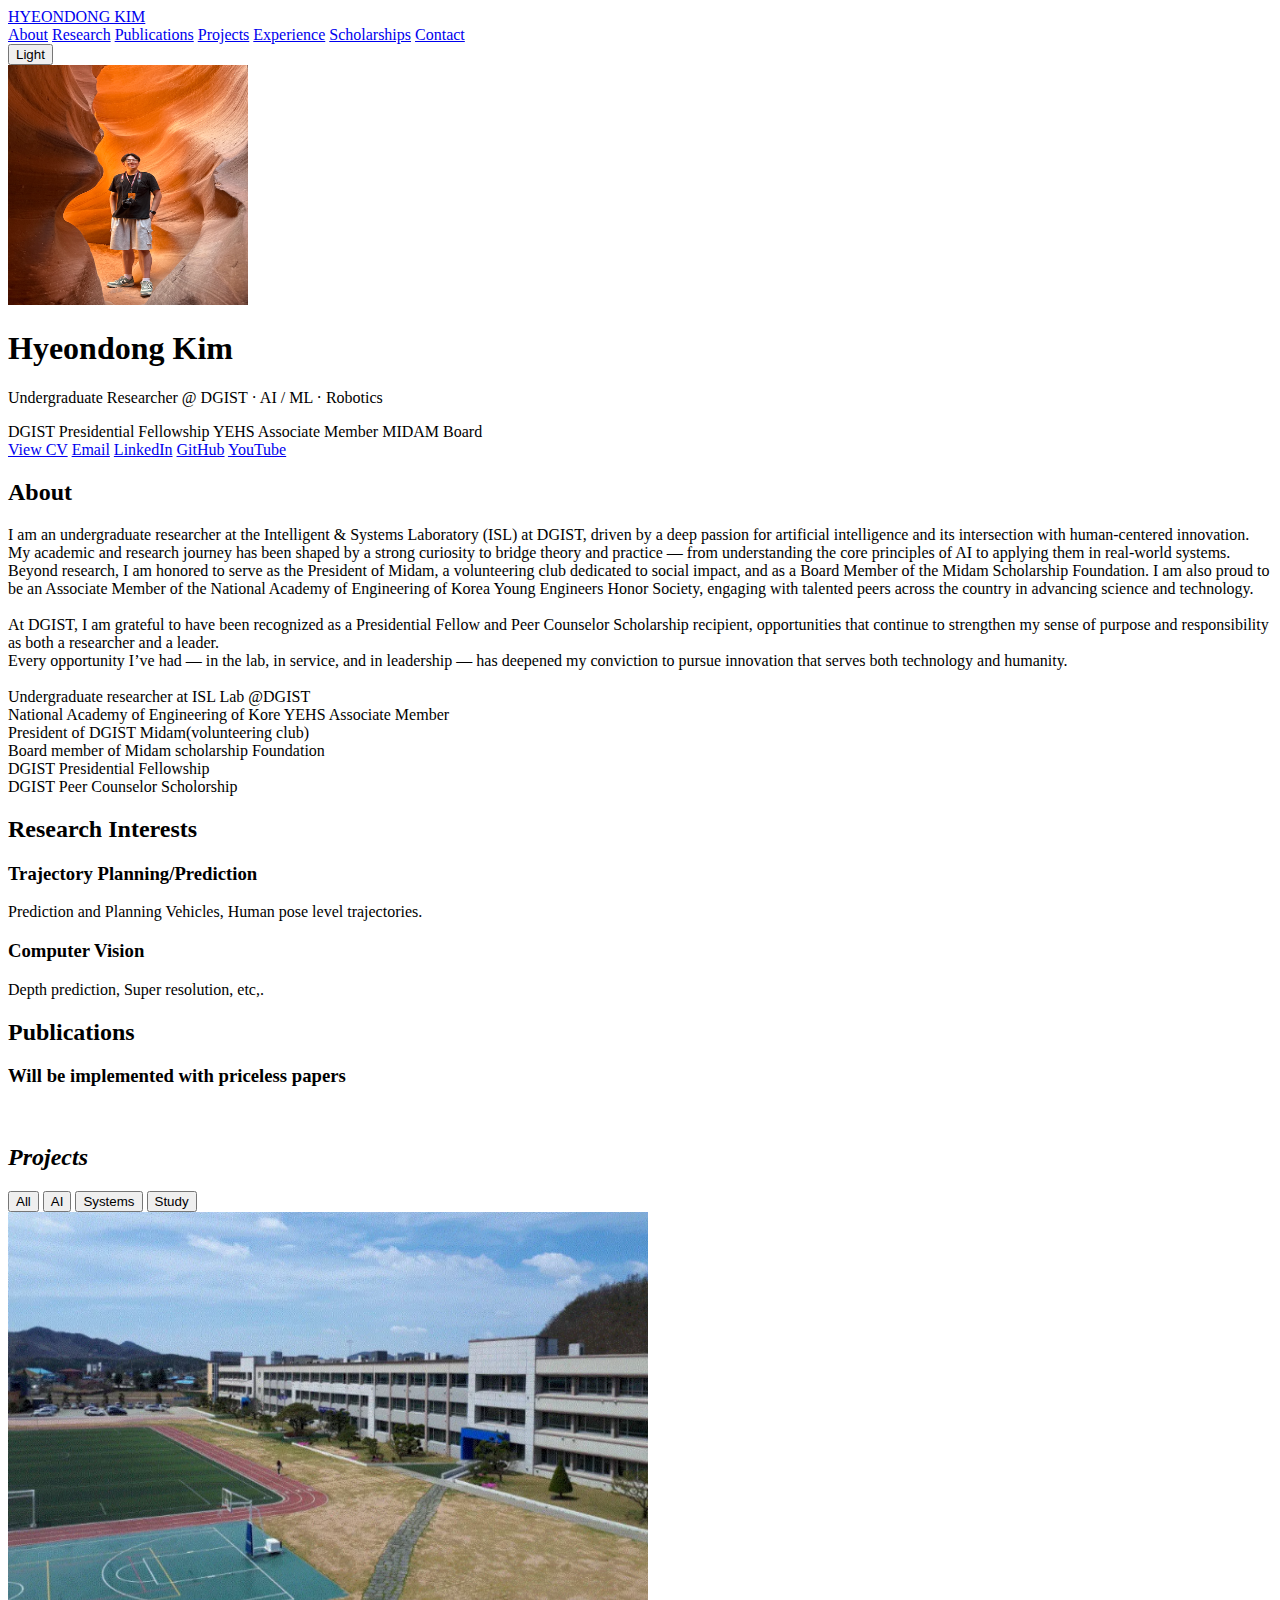
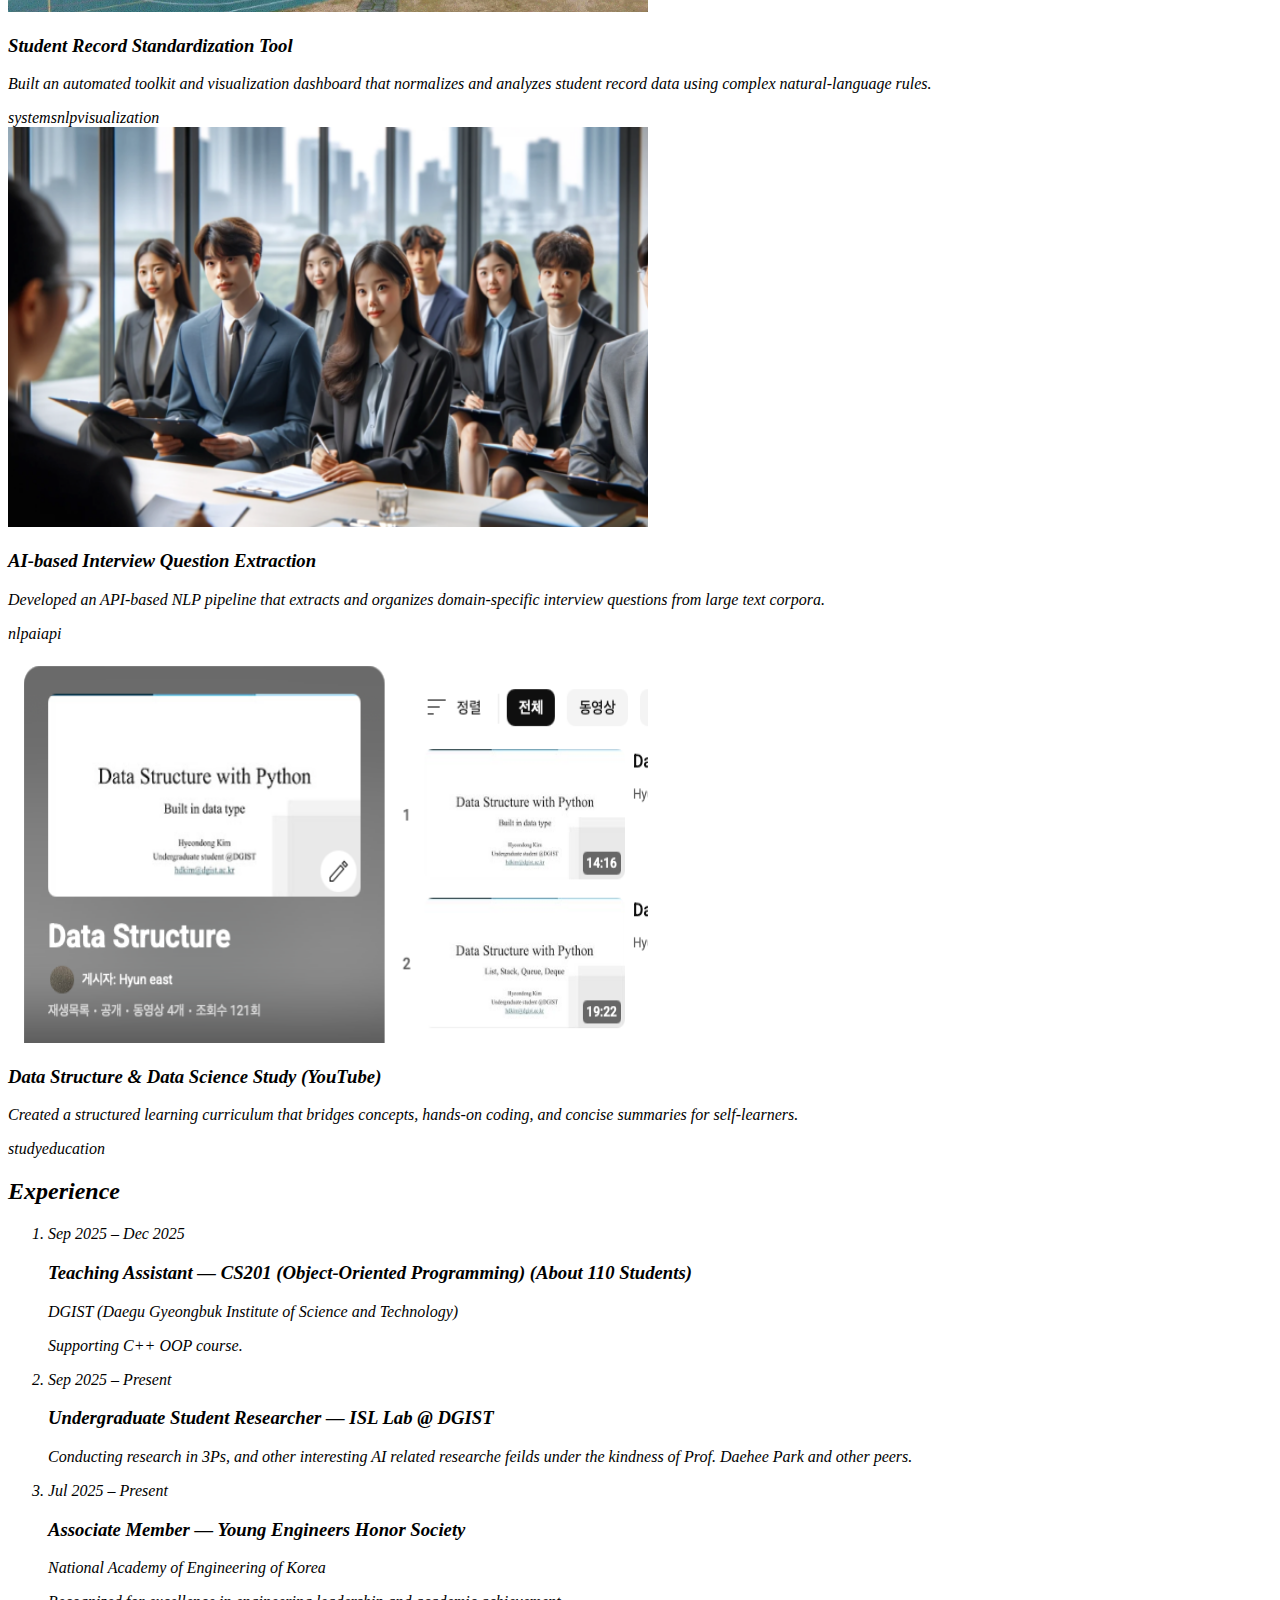
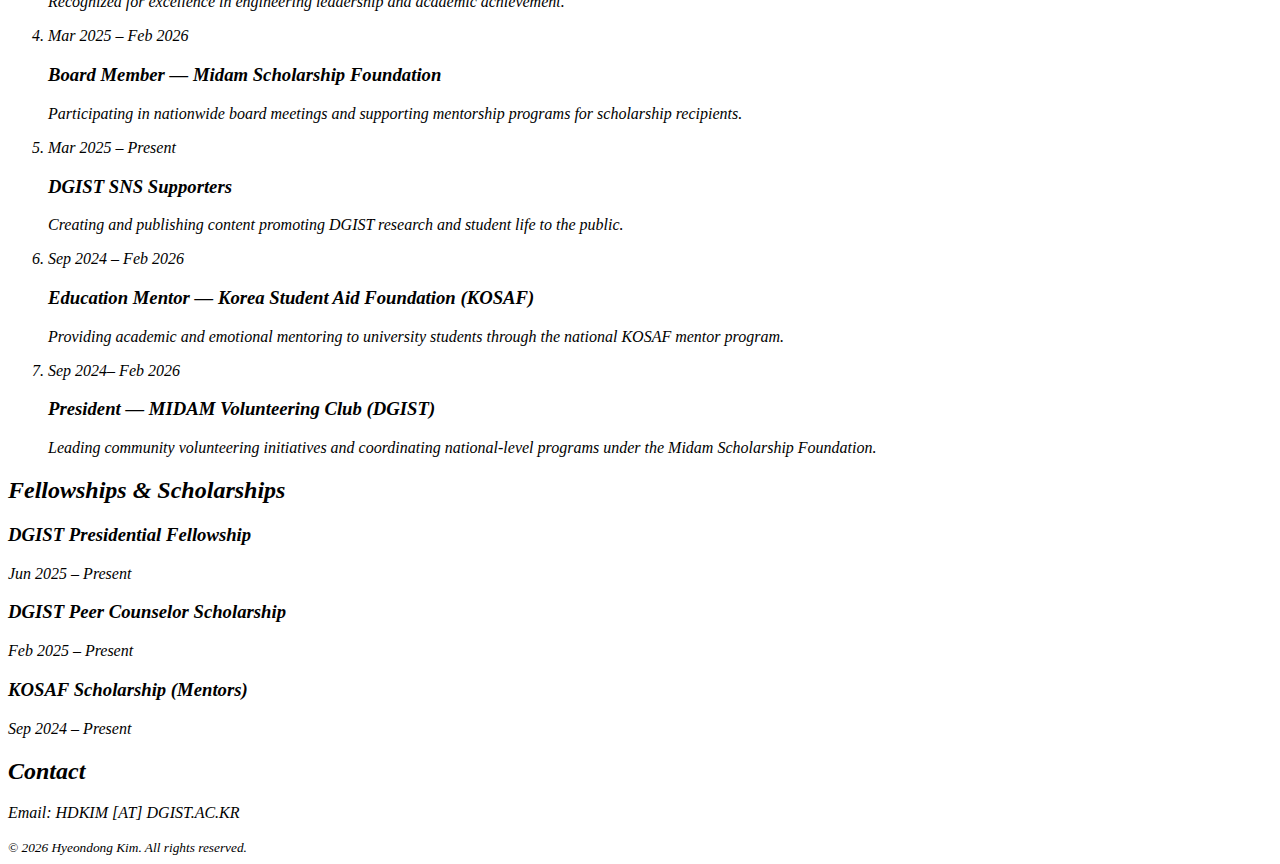
<file: index.html>
<!DOCTYPE html>
<html lang="ko">
<head>
  <meta charset="UTF-8" />
  <meta name="viewport" content="width=device-width, initial-scale=1" />
  <title>HYEONDONG KIM — AI & CS</title>

  <!-- SEO -->
  <meta name="description" content="HYEONDONG KIM — AI, Computer Science, and research-driven projects at DGIST." />
  <meta name="keywords" content="AI, Machine Learning, Robotics, DGIST, Hyeondong Kim, CS" />
  <meta name="author" content="Hyeondong Kim" />

  <!-- Open Graph / Twitter -->
  <meta property="og:title" content="HYEONDONG KIM — AI & CS" />
  <meta property="og:description" content="AI/CS 연구와 프로젝트를 소개하는 포트폴리오" />
  <meta property="og:image" content="assets/og-cover.jpg" />
  <meta property="og:type" content="website" />
  <meta name="twitter:card" content="summary_large_image" />

  <link rel="icon" href="assets/favicon.svg" type="image/svg+xml" />
  <link rel="stylesheet" href="styles.css" />
</head>
<body>
  <!-- 고정 헤더 / 테마 토글 -->
  <header class="site-header">
    <a href="#home" class="brand" aria-label="Home">
      <span class="brand-mark"></span>
      <span class="brand-text">HYEONDONG KIM</span>
    </a>
    <nav class="site-nav" aria-label="Primary">
    <a href="#about" class="nav-link">About</a>
    <a href="#research" class="nav-link">Research</a>
    <a href="#publications" class="nav-link">Publications</a> 
    <a href="#projects" class="nav-link">Projects</a>
    <a href="#experience" class="nav-link">Experience</a>
    <a href="#awards" class="nav-link">Scholarships</a>
    <a href="#contact" class="nav-link">Contact</a>
</nav>
    <button id="themeToggle" class="theme-toggle" aria-label="Toggle theme" title="Toggle theme">
      <span id="themeLabel">Light</span>
    </button>
  </header>

  <!-- 히어로 -->
  <section id="home" class="hero">
    <div class="hero-bg" aria-hidden="true"></div>
    <div class="container hero-inner">
      <div class="hero-left">
        <img class="avatar" src="assets/profile@2x.jpg" alt="Portrait of Hyeondong Kim" width="240" height="240" />
      </div>
      <div class="hero-right">
        <h1 class="title">Hyeondong Kim</h1>
        <p class="subtitle">
          <span class="accent">Undergraduate Researcher</span> @ DGIST · AI / ML · Robotics
        </p>
        <div class="badges">
          <span class="badge">DGIST Presidential Fellowship</span>
          <span class="badge">YEHS Associate Member</span>
          <span class="badge">MIDAM Board</span>
        </div>
        <div class="cta-row">
          <a class="btn primary" href="CV.pdf" target="_blank" rel="noopener">View CV</a>
  <a class="btn ghost small" href="mailto:hdkim@dgist.ac.kr" aria-label="Email">Email</a>
  <a class="btn ghost small" href="https://www.linkedin.com/in/hdkim2005" target="_blank" rel="noopener" aria-label="LinkedIn">LinkedIn</a>
  <a class="btn ghost small" href="https://github.com/hyun-east" target="_blank" rel="noopener" aria-label="GitHub">GitHub</a>
  <a class="btn ghost small" href="https://youtube.com/@hyuneast?si=BYYALIeGx94WdRqH" target="_blank" rel="noopener" aria-label="YouTube">YouTube</a>
</div>
        </div>
      </div>
    </div>
  </section>

  <!-- About -->
  <section id="about" class="section">
    <div class="container">
      <h2>About</h2>
      <div class="card pub-card"><p class="lead">
        I am an undergraduate researcher at the Intelligent & Systems Laboratory (ISL) at DGIST, driven by a deep passion for artificial intelligence and its intersection with human-centered innovation. My academic and research journey has been shaped by a strong curiosity to bridge theory and practice — from understanding the core principles of AI to applying them in real-world systems.
<br>Beyond research, I am honored to serve as the President of Midam, a volunteering club dedicated to social impact, and as a Board Member of the Midam Scholarship Foundation. I am also proud to be an Associate Member of the National Academy of Engineering of Korea Young Engineers Honor Society, engaging with talented peers across the country in advancing science and technology.
<br><br>At DGIST, I am grateful to have been recognized as a Presidential Fellow and Peer Counselor Scholarship recipient, opportunities that continue to strengthen my sense of purpose and responsibility as both a researcher and a leader.
<br>Every opportunity I’ve had — in the lab, in service, and in leadership — has deepened my conviction to pursue innovation that serves both technology and humanity.
<br><br>
Undergraduate researcher at ISL Lab @DGIST<br>
National Academy of Engineering of Kore YEHS Associate Member<br>
President of DGIST Midam(volunteering club)<br>
Board member of Midam scholarship Foundation<br>
DGIST Presidential Fellowship<br>
DGIST Peer Counselor Scholorship
      </p></div>
    </div>
  </section>

  <!-- Research -->
  <section id="research" class="section">
    <div class="container">
      <h2>Research Interests</h2>
      <div class="grid two">
        <div class="card pub-card">
          <h3>Trajectory Planning/Prediction</h3>
          <p>Prediction and Planning Vehicles, Human pose level trajectories.</p>
        </div>
        <div class="card pub-card">
          <h3>Computer Vision</h3>
          <p>Depth prediction, Super resolution, etc,.</p>
        </div>
      </div>
    </div>
  </section>

  <!-- Publications -->
  <section id="publications" class="section">
    <div class="container">
      <h2>Publications</h2>
      <div class="grid one">
        <div class="card pub-card">
          <h3>Will be implemented with priceless papers</h3>
          <p><strong></strong><br>
          <em><!--
          <p><strong></strong><br>
          <em></em></p>

          <div class="pub-links">
            <a href="" target="_blank" rel="noopener">📄 Paper</a>
            <a href="" target="_blank" rel="noopener">💾 Code</a>
            <a href="" target="_blank" rel="noopener">🌐 Project Page</a>
          </div>
        </div>


        <Br>
        <div class="grid one">
        <div class="card pub-card">
          <h3>Will be implemented</h3>
          <p><strong></strong><br>
          <em>Be Tune</em></p>
          <div class="pub-links">
            <a href="" target="_blank" rel="noopener">📄 Paper</a>
            <a href="" target="_blank" rel="noopener">💾 Code</a>
            <a href="" target="_blank" rel="noopener">🌐 Project Page</a>
          </div>
        </div>
        
      </div>

      -->
    </div>
  </section>

  <!-- Projects -->
<section id="projects" class="section">
  <div class="container">
    <h2>Projects</h2>

    <div class="filters" role="tablist" aria-label="Project filters">
      <button class="filter active" data-filter="all" role="tab" aria-selected="true">All</button>
      <button class="filter" data-filter="ai" role="tab">AI</button>
      <button class="filter" data-filter="systems" role="tab">Systems</button>
      <button class="filter" data-filter="study" role="tab">Study</button>
    </div>

    <div class="grid three" id="projectGrid">

      <!-- Systems Project -->
      <article class="project-card card" data-tags="systems">
        <img src="assets/thumbs/school-record.jpg" alt="Student Record Tool thumbnail" width="640" height="400" loading="lazy" />
        <div class="project-body">
          <h3>Student Record Standardization Tool</h3>
          <p>Built an automated toolkit and visualization dashboard that normalizes and analyzes student record data using complex natural-language rules.</p>
          <div class="tags"><span>systems</span><span>nlp</span><span>visualization</span></div>
        </div>
      </article>

      <!-- AI Project -->
      <article class="project-card card" data-tags="ai">
        <img src="assets/thumbs/Interview.png" alt="AI Interview Question Program thumbnail" width="640" height="400" loading="lazy" />
        <div class="project-body">
          <h3>AI-based Interview Question Extraction</h3>
          <p>Developed an API-based NLP pipeline that extracts and organizes domain-specific interview questions from large text corpora.</p>
          <div class="tags"><span>nlp</span><span>ai</span><span>api</span></div>
        </div>
      </article>

      <!-- Study Project -->
      <article class="project-card card" data-tags="study">
        <img src="assets/thumbs/study.png" alt="Data Science Study thumbnail" width="640" height="400" loading="lazy" />
        <div class="project-body">
          <h3>Data Structure & Data Science Study (YouTube)</h3>
          <p>Created a structured learning curriculum that bridges concepts, hands-on coding, and concise summaries for self-learners.</p>
          <div class="tags"><span>study</span><span>education</span></div>
        </div>
      </article>

    </div>
  </div>
</section>


  <!-- Experience / Timeline -->
  <section id="experience" class="section">
  <div class="container">
    <h2>Experience</h2>
    <ol class="timeline">

      <li>
        <div class="time">Sep 2025 – Dec 2025</div>
        <div class="card pub-card">
          <h3>Teaching Assistant — CS201 (Object-Oriented Programming) (About 110 Students)</h3>
          <p>DGIST (Daegu Gyeongbuk Institute of Science and Technology)</p>
          <p>Supporting C++ OOP course.</p>
        </div>
      </li>

      <li>
        <div class="time">Sep 2025 – Present</div>
        <div class="card pub-card">
          <h3>Undergraduate Student Researcher — ISL Lab @ DGIST</h3>
          <p>Conducting research in 3Ps, and other interesting AI related researche feilds under the kindness of Prof. Daehee Park and other peers.</p>
        </div>
      </li>



      <li>
        <div class="time">Jul 2025 – Present</div>
        <div class="card pub-card">
          <h3>Associate Member — Young Engineers Honor Society</h3>
          <p>National Academy of Engineering of Korea</p>
          <p>Recognized for excellence in engineering leadership and academic achievement.</p>
        </div>
      </li>

      <li>
        <div class="time">Mar 2025 – Feb 2026</div>
        <div class="card pub-card">
          <h3>Board Member — Midam Scholarship Foundation</h3>
          <p>Participating in nationwide board meetings and supporting mentorship programs for scholarship recipients.</p>
        </div>
      </li>

      <li>
        <div class="time">Mar 2025 – Present</div>
        <div class="card pub-card">
          <h3>DGIST SNS Supporters</h3>
          <p>Creating and publishing content promoting DGIST research and student life to the public.</p>
        </div>
      </li>

      <li>
        <div class="time">Sep 2024 – Feb 2026</div>
        <div class="card pub-card">
          <h3>Education Mentor — Korea Student Aid Foundation (KOSAF)</h3>
          <p>Providing academic and emotional mentoring to university students through the national KOSAF mentor program.</p>
        </div>
      </li>

       <li>
        <div class="time">Sep 2024– Feb 2026</div>
        <div class="card pub-card">
          <h3>President — MIDAM Volunteering Club (DGIST)</h3>
          <p>Leading community volunteering initiatives and coordinating national-level programs under the Midam Scholarship Foundation.</p>
        </div>
      </li>

    </ol>
  </div>
</section>


  <!-- Scholarships -->
  <section id="awards" class="section">
  <div class="container">
    <h2>Fellowships & Scholarships</h2>
    <div class="grid two">

      <div class="card pub-card">
        <h3>DGIST Presidential Fellowship</h3>
        <p>Jun 2025 – Present</p>
      </div>

      <div class="card pub-card">
        <h3>DGIST Peer Counselor Scholarship</h3>
        <p>Feb 2025 – Present</p>
      </div>

      <div class="card pub-card">
        <h3>KOSAF Scholarship (Mentors)</h3>
        <p>Sep 2024 – Present</p>
      </div>

           

    </div>
  </div>
</section>


  <!-- Contact -->
  <section id="contact" class="section">
    <div class="container">
      <h2>Contact</h2>
      <p>Email: HDKIM [AT] DGIST.AC.KR</p>
    </div>
  </section>

  <footer class="site-footer">
    <div class="container">
      <small>© <span id="year"></span> Hyeondong Kim. All rights reserved.</small>
    </div>
  </footer>

  <!-- JS: 테마/필터/스파이 -->
  <script>
    // 현재 연도
    document.getElementById('year').textContent = new Date().getFullYear();

    // 테마 토글 (기본 Light)
    const themeToggle = document.getElementById('themeToggle');
    const themeLabel = document.getElementById('themeLabel');
    const savedTheme = localStorage.getItem('theme');
    const initialTheme = (savedTheme === 'dark' || savedTheme === 'light') ? savedTheme : 'light';
    document.documentElement.dataset.theme = initialTheme;
    themeLabel.textContent = initialTheme === 'dark' ? 'Dark' : 'Light';

    themeToggle.addEventListener('click', () => {
      const next = document.documentElement.dataset.theme === 'dark' ? 'light' : 'dark';
      document.documentElement.dataset.theme = next;
      localStorage.setItem('theme', next);
      themeLabel.textContent = next === 'dark' ? 'Dark' : 'Light';
    });

    // 프로젝트 필터
    const filterButtons = document.querySelectorAll('.filter');
    const cards = document.querySelectorAll('.project-card');
    filterButtons.forEach(btn => {
      btn.addEventListener('click', () => {
        filterButtons.forEach(b => b.classList.remove('active'));
        btn.classList.add('active');
        const tag = btn.dataset.filter;
        cards.forEach(c => {
          c.style.display = (tag === 'all' || c.dataset.tags.includes(tag)) ? '' : 'none';
        });
      });
    });

    // 스크롤 스파이 (네비 활성화)
    const sections = [...document.querySelectorAll('section.section, section.hero')];
    const navLinks = [...document.querySelectorAll('.site-nav .nav-link')];
    const onScroll = () => {
      const pos = window.scrollY + 120;
      let current = '#home';
      sections.forEach(sec => {
        if (pos >= sec.offsetTop) current = '#' + sec.id;
      });
      navLinks.forEach(a => a.classList.toggle('active', a.getAttribute('href') === current));
    };
    document.addEventListener('scroll', onScroll, { passive: true });
    onScroll();
  </script>
</body>
</html>
</file>
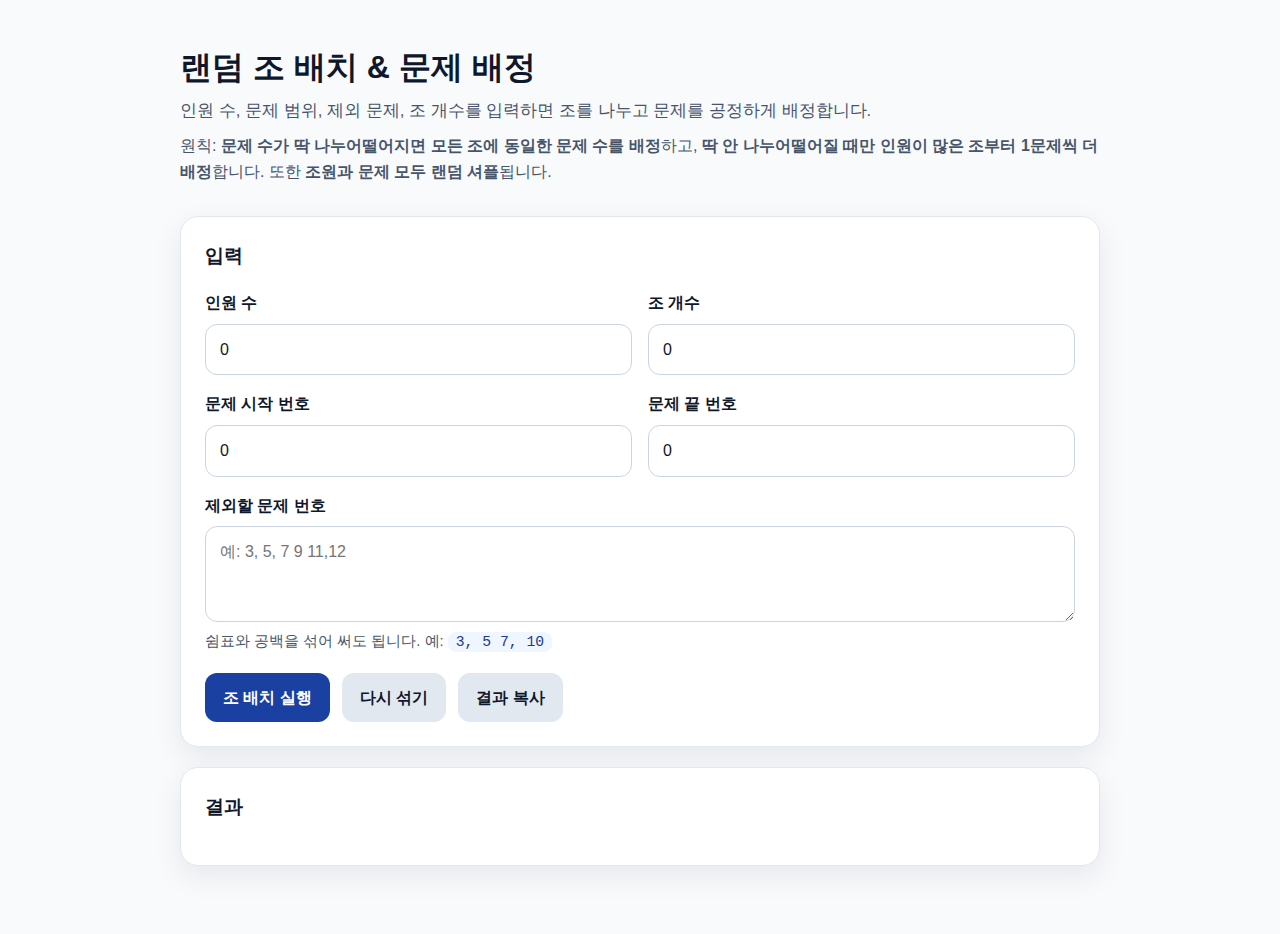
<file: math/index.html>
<!DOCTYPE html>
<html lang="ko">
<head>
  <meta charset="UTF-8" />
  <meta name="viewport" content="width=device-width, initial-scale=1.0" />
  <title>랜덤 조 배치 & 문제 배정</title>
  <link rel="stylesheet" href="style.css" />
</head>
<body>
  <div class="page">
    <header class="hero">
      <h1>랜덤 조 배치 & 문제 배정</h1>
      <p class="subtitle">
        인원 수, 문제 범위, 제외 문제, 조 개수를 입력하면
        조를 나누고 문제를 공정하게 배정합니다.
      </p>
      <p class="desc">
        원칙:
        <strong>문제 수가 딱 나누어떨어지면 모든 조에 동일한 문제 수를 배정</strong>하고,
        <strong>딱 안 나누어떨어질 때만 인원이 많은 조부터 1문제씩 더 배정</strong>합니다.
        또한 <strong>조원과 문제 모두 랜덤 셔플</strong>됩니다.
      </p>
    </header>

    <main class="container">
      <section class="card">
        <h2>입력</h2>

        <div class="grid">
          <div class="field">
            <label for="numPeople">인원 수</label>
            <input type="number" id="numPeople" min="1" value="0" />
          </div>

          <div class="field">
            <label for="numGroups">조 개수</label>
            <input type="number" id="numGroups" min="1" value="0" />
          </div>

          <div class="field">
            <label for="startProblem">문제 시작 번호</label>
            <input type="number" id="startProblem" value="0" />
          </div>

          <div class="field">
            <label for="endProblem">문제 끝 번호</label>
            <input type="number" id="endProblem" value="0" />
          </div>

          <div class="field field-full">
            <label for="excludedProblems">제외할 문제 번호</label>
            <textarea
              id="excludedProblems"
              placeholder="예: 3, 5, 7 9 11,12"
            ></textarea>
            <div class="hint">
              쉼표와 공백을 섞어 써도 됩니다. 예: <code>3, 5 7, 10</code>
            </div>
          </div>
        </div>

        <div class="button-row">
          <button id="assignBtn" class="primary-btn">조 배치 실행</button>
          <button id="reshuffleBtn" class="secondary-btn">다시 섞기</button>
          <button id="copyBtn" class="secondary-btn">결과 복사</button>
        </div>
      </section>

      <section class="card">
        <h2>결과</h2>
        <div id="message"></div>
        <div id="result"></div>
      </section>
    </main>
  </div>

  <script src="script.js"></script>
</body>
</html>
</file>
<file: styles.css>

</file>
<file: math/style.css>
:root {
  --bg: #f8fafc;
  --card-bg: #ffffff;
  --text: #0f172a;
  --muted: #475569;
  --border: #e2e8f0;
  --primary: #1a40a1;
  --primary-hover: #163888;
  --secondary: #e2e8f0;
  --secondary-hover: #cbd5e1;
  --success: #166534;
  --error: #b91c1c;
  --shadow: 0 10px 30px rgba(15, 23, 42, 0.08);
}

* {
  box-sizing: border-box;
}

html,
body {
  margin: 0;
  padding: 0;
  background: var(--bg);
  color: var(--text);
  font-family: -apple-system, BlinkMacSystemFont, "Segoe UI", Roboto,
    "Noto Sans KR", Arial, sans-serif;
  line-height: 1.6;
}

body {
  min-height: 100vh;
}

.page {
  width: 100%;
}

.hero {
  max-width: 960px;
  margin: 0 auto;
  padding: 48px 20px 20px;
}

.hero h1 {
  margin: 0 0 12px;
  font-size: 2rem;
  line-height: 1.2;
}

.subtitle {
  margin: 0 0 8px;
  font-size: 1.05rem;
  color: var(--muted);
}

.desc {
  margin: 0;
  color: var(--muted);
}

.container {
  max-width: 960px;
  margin: 0 auto;
  padding: 12px 20px 48px;
}

.card {
  background: var(--card-bg);
  border: 1px solid var(--border);
  border-radius: 18px;
  box-shadow: var(--shadow);
  padding: 24px;
  margin-bottom: 20px;
}

.card h2 {
  margin-top: 0;
  margin-bottom: 18px;
  font-size: 1.2rem;
}

.grid {
  display: grid;
  grid-template-columns: repeat(2, minmax(0, 1fr));
  gap: 16px;
}

.field {
  display: flex;
  flex-direction: column;
}

.field-full {
  grid-column: 1 / -1;
}

label {
  font-weight: 700;
  margin-bottom: 8px;
}

input,
textarea,
button {
  font: inherit;
}

input,
textarea {
  width: 100%;
  padding: 12px 14px;
  border: 1px solid #cbd5e1;
  border-radius: 12px;
  background: white;
  color: var(--text);
  outline: none;
  transition: border-color 0.15s ease, box-shadow 0.15s ease;
}

input:focus,
textarea:focus {
  border-color: var(--primary);
  box-shadow: 0 0 0 4px rgba(26, 64, 161, 0.12);
}

textarea {
  min-height: 96px;
  resize: vertical;
}

.hint {
  margin-top: 8px;
  font-size: 0.92rem;
  color: var(--muted);
}

code {
  background: #eff6ff;
  color: #1e3a8a;
  padding: 2px 8px;
  border-radius: 8px;
}

.button-row {
  display: flex;
  gap: 12px;
  margin-top: 18px;
  flex-wrap: wrap;
}

button {
  border: none;
  border-radius: 12px;
  padding: 12px 18px;
  font-weight: 700;
  cursor: pointer;
  transition: transform 0.05s ease, background 0.15s ease, opacity 0.15s ease;
}

button:active {
  transform: translateY(1px);
}

.primary-btn {
  background: var(--primary);
  color: white;
}

.primary-btn:hover {
  background: var(--primary-hover);
}

.secondary-btn {
  background: var(--secondary);
  color: var(--text);
}

.secondary-btn:hover {
  background: var(--secondary-hover);
}

.status {
  border-radius: 14px;
  padding: 14px 16px;
  margin-bottom: 16px;
  white-space: pre-line;
}

.status.success {
  background: #f0fdf4;
  border: 1px solid #bbf7d0;
  color: var(--success);
}

.status.error {
  background: #fef2f2;
  border: 1px solid #fecaca;
  color: var(--error);
}

.summary {
  margin-bottom: 18px;
  color: var(--muted);
}

.result-group {
  border: 1px solid var(--border);
  border-radius: 16px;
  padding: 18px;
  margin-bottom: 14px;
  background: #ffffff;
}

.result-group h3 {
  margin-top: 0;
  margin-bottom: 8px;
  font-size: 1.08rem;
}

.meta {
  color: var(--muted);
  font-size: 0.95rem;
  margin-bottom: 10px;
}

.result-line {
  margin-bottom: 8px;
}

.result-line:last-child {
  margin-bottom: 0;
}

.badge {
  display: inline-block;
  padding: 3px 10px;
  border-radius: 999px;
  font-size: 0.84rem;
  font-weight: 700;
  background: #eff6ff;
  color: #1e40af;
  margin-left: 6px;
}

.empty {
  color: var(--muted);
  font-style: italic;
}

@media (max-width: 720px) {
  .hero {
    padding: 32px 16px 16px;
  }

  .container {
    padding: 8px 16px 32px;
  }

  .card {
    padding: 18px;
  }

  .grid {
    grid-template-columns: 1fr;
  }
}
</file>
